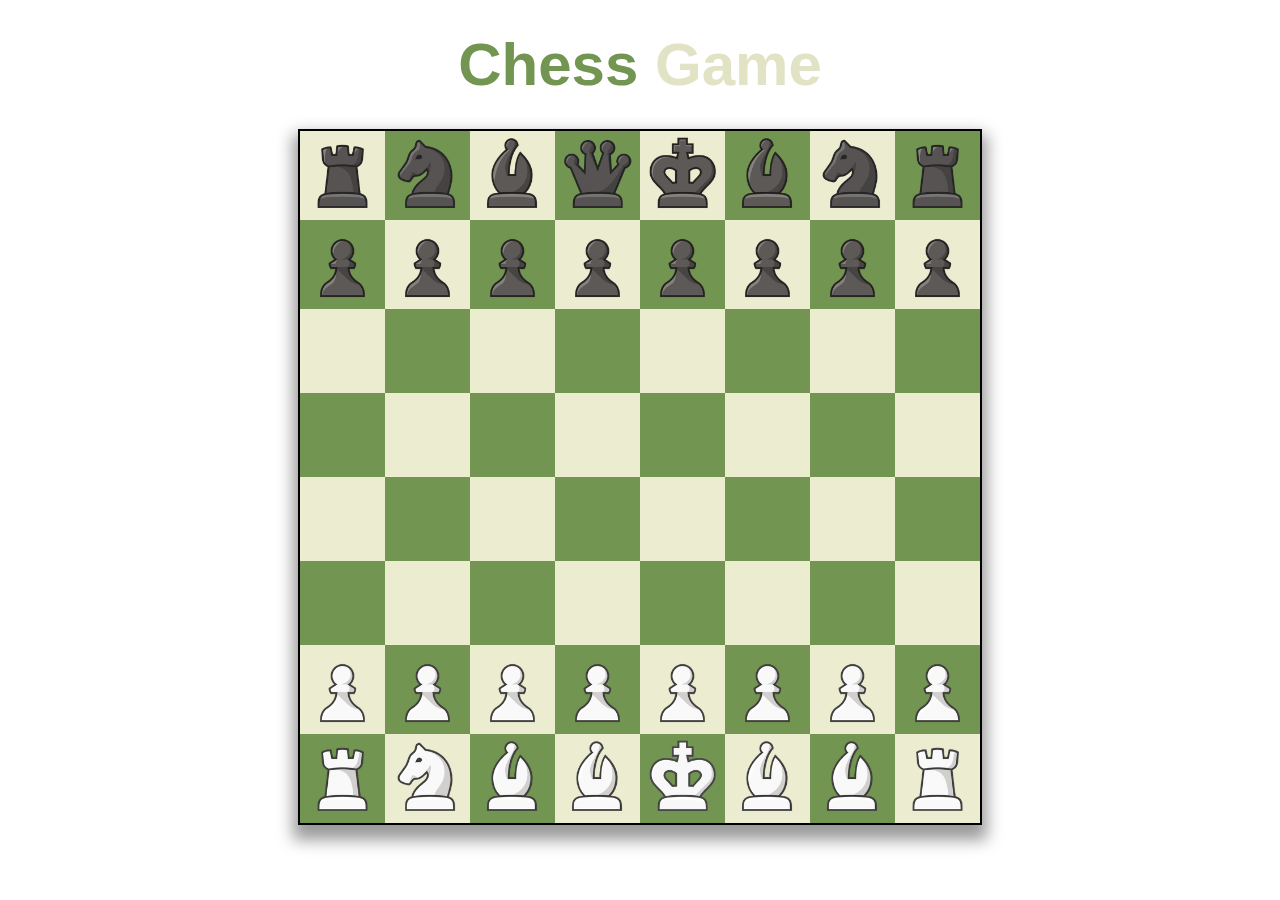
<file: Chess/index.html>
<!DOCTYPE html>
<html lang="en">

<head>
    <meta charset="UTF-8">
    <meta name="viewport" content="width=device-width, initial-scale=1.0">
    <title>Chess</title>
    <link rel="stylesheet" href="./assets/css/style.css">
</head>

<body>
    <h1><span>Chess</span> Game</h1>
    <table>
        <tr>
            <td class="one"><img src="./assets/icons/image10.png" alt=""></td>
            <td class="two"><img src="./assets/icons/image5.png" alt=""></td>
            <td class="one"><img src="./assets/icons/image8.png" alt=""></td>
            <td class="two"><img src="./assets/icons/image7.png" alt=""></td>
            <td class="one"><img src="./assets/icons/image2.png" alt=""></td>
            <td class="two"><img src="./assets/icons/image8.png" alt=""></td>
            <td class="one"><img src="./assets/icons/image5.png" alt=""></td>
            <td class="two"><img src="./assets/icons/image10.png" alt=""></td>
        </tr>
        <tr>
            <td class="two"><img src="./assets/icons/image9.png" alt=""></td>
            <td class="one"><img src="./assets/icons/image9.png" alt=""></td>
            <td class="two"><img src="./assets/icons/image9.png" alt=""></td>
            <td class="one"><img src="./assets/icons/image9.png" alt=""></td>
            <td class="two"><img src="./assets/icons/image9.png" alt=""></td>
            <td class="one"><img src="./assets/icons/image9.png" alt=""></td>
            <td class="two"><img src="./assets/icons/image9.png" alt=""></td>
            <td class="one"><img src="./assets/icons/image9.png" alt=""></td>
        </tr>
        <tr>
            <td class="one"></td>
            <td class="two"></td>
            <td class="one"></td>
            <td class="two"></td>
            <td class="one"></td>
            <td class="two"></td>
            <td class="one"></td>
            <td class="two"></td>
        </tr>
        <tr>
            <td class="two"></td>
            <td class="one"></td>
            <td class="two"></td>
            <td class="one"></td>
            <td class="two"></td>
            <td class="one"></td>
            <td class="two"></td>
            <td class="one"></td>
        </tr>
        <tr>
            <td class="one"></td>
            <td class="two"></td>
            <td class="one"></td>
            <td class="two"></td>
            <td class="one"></td>
            <td class="two"></td>
            <td class="one"></td>
            <td class="two"></td>
        </tr>
        <tr>
            <td class="two"></td>
            <td class="one"></td>
            <td class="two"></td>
            <td class="one"></td>
            <td class="two"></td>
            <td class="one"></td>
            <td class="two"></td>
            <td class="one"></td>
        </tr>
        <tr>
            <td class="one"><img src="./assets/icons/image11.png" alt=""></td>
            <td class="two"><img src="./assets/icons/image11.png" alt=""></td>
            <td class="one"><img src="./assets/icons/image11.png" alt=""></td>
            <td class="two"><img src="./assets/icons/image11.png" alt=""></td>
            <td class="one"><img src="./assets/icons/image11.png" alt=""></td>
            <td class="two"><img src="./assets/icons/image11.png" alt=""></td>
            <td class="one"><img src="./assets/icons/image11.png" alt=""></td>
            <td class="two"><img src="./assets/icons/image11.png" alt=""></td>
        </tr>
        <tr>
            <td class="two"><img src="./assets/icons/image0.png" alt=""></td>
            <td class="one"><img src="./assets/icons/image6.png" alt=""></td>
            <td class="two"><img src="./assets/icons/image4.png" alt=""></td>
            <td class="one"><img src="./assets/icons/image4.png" alt=""></td>
            <td class="two"><img src="./assets/icons/image1.png" alt=""></td>
            <td class="one"><img src="./assets/icons/image4.png" alt=""></td>
            <td class="two"><img src="./assets/icons/image4.png" alt=""></td>
            <td class="one"><img src="./assets/icons/image0.png" alt=""></td>
        </tr>
    </table>
</body>

</html>
</file>
<file: Chess/assets/css/style.css>
*{
    margin: 0;
    padding: 0;
    box-sizing: border-box;
    font-family: Verdana, Geneva, Tahoma, sans-serif;
}
h1{
    margin-top: 30px;
    text-align: center;
    font-size: 60px ;
    font-weight: bold;
    color: #e2e3c5;
}
h1>span{
    color: #739552;
}
table{
    margin: auto;
    margin-top: 30px;
    border-collapse: collapse;
    border: 2px solid black;
    box-shadow: 0px 10px 15px 5px rgb(0,0,0,0.4);
}
img{
    width: 85px;
    height: 85px;
    cursor: pointer;
}
.one{
    background-color: #ebecd0;
    width: 85p;
    height: 84px;
}
.two{
    background-color: #739552;
    width: 85px;
    height: 84px;
}
@media (max-width:690px){
    h1{
        font-size: 50px;
        text-align: center;
    }
    img{
        width: 40px;
        height: 42px;
    }.one{
        width: 42px;
        height: 44px;
    }
    .two{
        width: 42px;
        height: 44px;
    }
}
</file>
